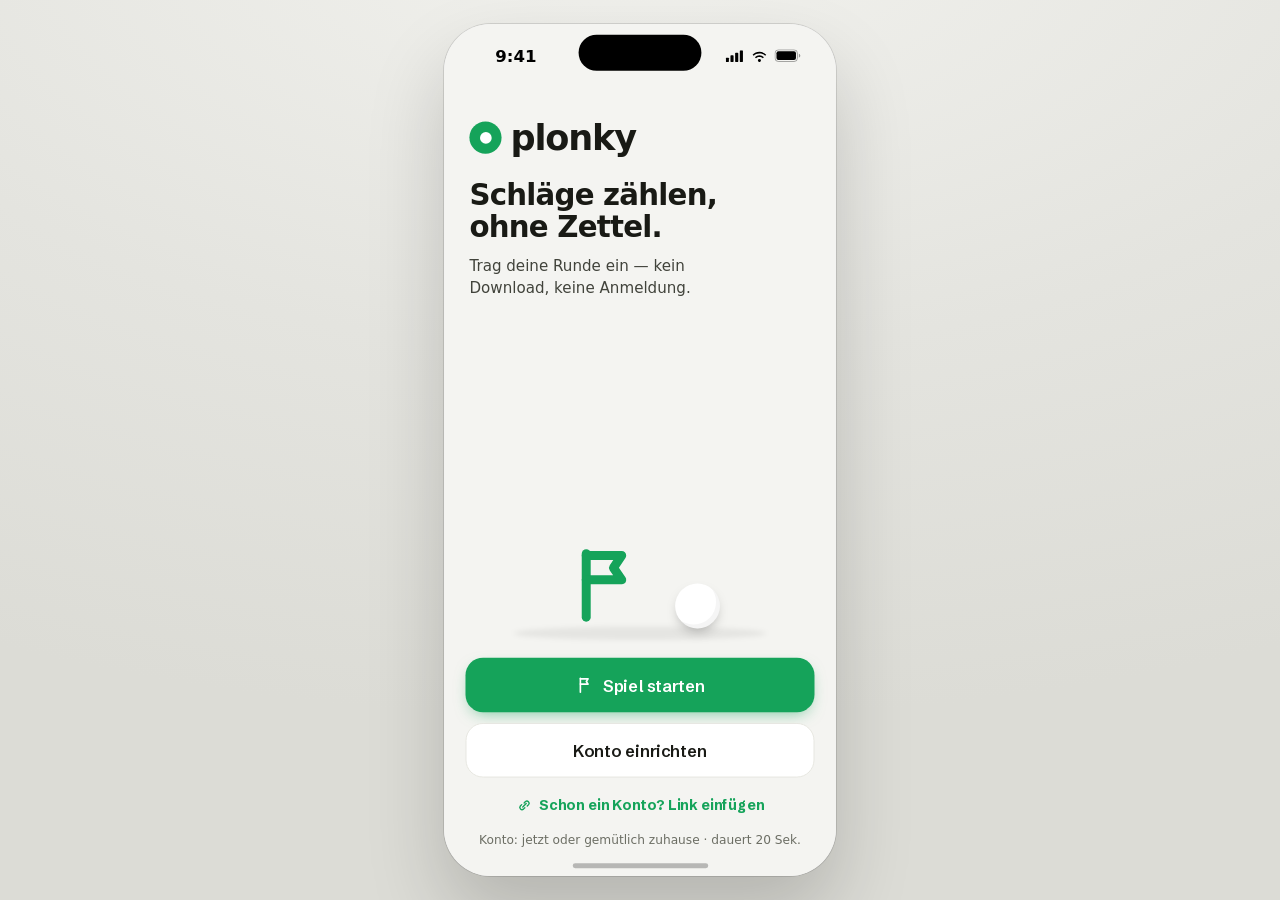
<file: index.html>
<!DOCTYPE html>
<html lang="de">
<head>
<meta charset="utf-8" />
<base href="/" />
<meta name="viewport" content="width=device-width, initial-scale=1, viewport-fit=cover" />
<title>plonky — Mini-Golf</title>
<!-- PWA: "Zum Home-Bildschirm" → eigenes Icon, Vollbild, stabilerer Speicher -->
<meta name="theme-color" content="#15A35A" />
<link rel="manifest" href="/manifest.json" />
<link rel="icon" href="/assets/icon.svg" type="image/svg+xml" />
<link rel="apple-touch-icon" href="/assets/icon-180.png" />
<meta name="apple-mobile-web-app-capable" content="yes" />
<meta name="mobile-web-app-capable" content="yes" />
<meta name="apple-mobile-web-app-status-bar-style" content="default" />
<meta name="apple-mobile-web-app-title" content="plonky" />
<script nonce="__NONCE__">
  // Geheimnisse hinter dem # sofort aus der Adresszeile nehmen — bevor
  // irgendetwas anderes laedt. So landen sie weder im Verlauf noch auf einem
  // Bildschirmfoto. Die App holt sie gleich aus dem Sitzungsspeicher ab.
  (function(){
    try {
      var p = location.pathname, h = (location.hash || '').replace(/^#/, '');
      if (h && (/^\/m\/?$/.test(p) || /^\/fb\/?$/.test(p))) {
        sessionStorage.setItem('plonky.hash', h);
        history.replaceState(null, '', p);
      }
    } catch (e) {}
  })();
</script>
<script nonce="__NONCE__">window.PLONKY_SCAN = false;/* Beta: kein Scan — QR routet direkt hierher. v1 (mit Scan) liegt in "Plonky v1 (mit Scan).html" */</script>
<!-- Schriften und Bibliotheken liegen auf dem eigenen Server: kein Abruf bei
     Dritten, also auch keine IP-Adresse, die dorthin geht. -->
<link href="/assets/fonts/fonts.css" rel="stylesheet" />
<style>
  :root{
    --accent:#15A35A;
    --accent-ink:#ffffff;
    --paper:#F4F4F1;
    --card:#FFFFFF;
    --ink:#191A15;
    --ink-2:#41433B;
    --ink-3:#6C6E64;
    --line:#E7E7E1;
    --line-2:#EFEFEA;
    --bad:#D8533B;
    --r-card:26px;
    --r-btn:18px;
    --font:'Schibsted Grotesk', system-ui, sans-serif;
    --num:'Space Grotesk', 'Schibsted Grotesk', system-ui, sans-serif;
  }
  *{box-sizing:border-box;}
  html,body{margin:0;padding:0;}
  body{
    background:#E9E9E4;
    font-family:var(--font);
    color:var(--ink);
    -webkit-font-smoothing:antialiased;
    text-rendering:optimizeLegibility;
    overflow:hidden;
  }
  #stage{
    position:fixed; inset:0;
    display:flex; align-items:center; justify-content:center;
    background:
      radial-gradient(120% 90% at 50% -10%, #F2F2EE 0%, #E4E4DF 55%, #DCDCD6 100%);
  }
  /* fill mode (real phone / installed PWA): app fills the screen, thin
     bezel tone shows through the rounded corners */
  html[data-fill="1"] #stage{ background:#DCDCD6; }
  #fit{ transform-origin:center center; }
  button{font-family:inherit;}
  ::-webkit-scrollbar{width:0;height:0;}
  .noscroll{ -ms-overflow-style:none; scrollbar-width:none; }
  .noscroll::-webkit-scrollbar{ display:none; }
  @keyframes plonkPop{0%{transform:scale(.6);opacity:0}60%{transform:scale(1.08)}100%{transform:scale(1);opacity:1}}
  @keyframes fadeUp{from{transform:translateY(10px);opacity:0}to{transform:translateY(0);opacity:1}}
  @keyframes fadeIn{from{opacity:0}to{opacity:1}}
  @keyframes scanline{0%{top:6%}100%{top:88%}}
  @keyframes pulseRing{0%{transform:scale(.9);opacity:.55}70%{transform:scale(1.5);opacity:0}100%{opacity:0}}
  @keyframes micWave{0%,100%{transform:scaleY(.4)}50%{transform:scaleY(1)}}
  @keyframes ballRoll{0%{transform:translateX(-6px) rotate(0)}100%{transform:translateX(6px) rotate(120deg)}}
</style>
</head>
<body>
  <div id="stage"><div id="fit"><div id="root"></div></div></div>

  <template id="__bundler_thumbnail">
    <svg viewBox="0 0 100 100" xmlns="http://www.w3.org/2000/svg">
      <rect width="100" height="100" rx="22" fill="#15A35A"/>
      <circle cx="50" cy="58" r="13" fill="#fff"/>
      <rect x="47" y="20" width="3.4" height="30" rx="1.5" fill="#fff"/>
      <path d="M50 21 L66 27 L50 33 Z" fill="#fff"/>
    </svg>
  </template>

  <script nonce="__NONCE__" src="/vendor/react.production.min.js"></script>
  <script nonce="__NONCE__" src="/vendor/react-dom.production.min.js"></script>
  <script nonce="__NONCE__" src="/vendor/babel.min.js"></script>
  <script nonce="__NONCE__" src="/vendor/qrcode.js"></script>
  <script nonce="__NONCE__" src="/vendor/jsQR.js"></script>

  <script nonce="__NONCE__" type="text/babel" src="ios-frame.jsx"></script>
  <script nonce="__NONCE__" type="text/babel" src="tweaks-panel.jsx"></script>
  <script nonce="__NONCE__" type="text/babel" src="src/icons.jsx"></script>
  <script nonce="__NONCE__" type="text/babel" src="src/ui.jsx"></script>
  <script nonce="__NONCE__" type="text/babel" src="src/onboarding.jsx"></script>
  <script nonce="__NONCE__" type="text/babel" src="src/game.jsx"></script>
  <script nonce="__NONCE__" type="text/babel" src="src/account.jsx"></script>
  <script nonce="__NONCE__" type="text/babel" src="src/app.jsx"></script>

  <script nonce="__NONCE__">
    // Real phone / installed PWA → fill the viewport. Desktop → fit the
    // 402x874 phone mockup with letterbox.
    function fitPhone(){
      var fit = document.getElementById('fit');
      if(!fit) return;
      var fill = Math.min(window.innerWidth, window.innerHeight) <= 520
        || (window.matchMedia && window.matchMedia('(display-mode: standalone)').matches);
      document.documentElement.dataset.fill = fill ? '1' : '0';
      if(fill){
        fit.style.transform = 'none';
        fit.style.width = '100%';
        fit.style.height = '100%';
        return;
      }
      fit.style.width = '';
      fit.style.height = '';
      var W = 402, H = 874, pad = 24;
      var s = Math.min((window.innerWidth - pad*2)/W, (window.innerHeight - pad*2)/H);
      s = Math.min(s, 1.18);
      fit.style.transform = 'scale(' + s + ')';
    }
    window.addEventListener('resize', fitPhone);
    window.__fitPhone = fitPhone;
    setTimeout(fitPhone, 50);
  </script>
</body>
</html>
</file>
<file: assets/fonts/fonts.css>
/* Schibsted Grotesk und Space Grotesk, SIL Open Font License 1.1 — selbst ausgeliefert,
   damit beim Laden der App keine Adresse an Google geht. */
/* latin-ext */
@font-face {
  font-family: 'Schibsted Grotesk';
  font-style: normal;
  font-weight: 400;
  font-display: swap;
  src: url(/assets/fonts/SchibstedGrotesk-latin-ext.woff2) format('woff2');
  unicode-range: U+0100-02BA, U+02BD-02C5, U+02C7-02CC, U+02CE-02D7, U+02DD-02FF, U+0304, U+0308, U+0329, U+1D00-1DBF, U+1E00-1E9F, U+1EF2-1EFF, U+2020, U+20A0-20AB, U+20AD-20C4, U+2113, U+2C60-2C7F, U+A720-A7FF;
}
/* latin */
@font-face {
  font-family: 'Schibsted Grotesk';
  font-style: normal;
  font-weight: 400;
  font-display: swap;
  src: url(/assets/fonts/SchibstedGrotesk-latin.woff2) format('woff2');
  unicode-range: U+0000-00FF, U+0131, U+0152-0153, U+02BB-02BC, U+02C6, U+02DA, U+02DC, U+0304, U+0308, U+0329, U+2000-206F, U+20AC, U+2122, U+2191, U+2193, U+2212, U+2215, U+FEFF, U+FFFD;
}
/* latin-ext */
@font-face {
  font-family: 'Schibsted Grotesk';
  font-style: normal;
  font-weight: 500;
  font-display: swap;
  src: url(/assets/fonts/SchibstedGrotesk-latin-ext.woff2) format('woff2');
  unicode-range: U+0100-02BA, U+02BD-02C5, U+02C7-02CC, U+02CE-02D7, U+02DD-02FF, U+0304, U+0308, U+0329, U+1D00-1DBF, U+1E00-1E9F, U+1EF2-1EFF, U+2020, U+20A0-20AB, U+20AD-20C4, U+2113, U+2C60-2C7F, U+A720-A7FF;
}
/* latin */
@font-face {
  font-family: 'Schibsted Grotesk';
  font-style: normal;
  font-weight: 500;
  font-display: swap;
  src: url(/assets/fonts/SchibstedGrotesk-latin.woff2) format('woff2');
  unicode-range: U+0000-00FF, U+0131, U+0152-0153, U+02BB-02BC, U+02C6, U+02DA, U+02DC, U+0304, U+0308, U+0329, U+2000-206F, U+20AC, U+2122, U+2191, U+2193, U+2212, U+2215, U+FEFF, U+FFFD;
}
/* latin-ext */
@font-face {
  font-family: 'Schibsted Grotesk';
  font-style: normal;
  font-weight: 600;
  font-display: swap;
  src: url(/assets/fonts/SchibstedGrotesk-latin-ext.woff2) format('woff2');
  unicode-range: U+0100-02BA, U+02BD-02C5, U+02C7-02CC, U+02CE-02D7, U+02DD-02FF, U+0304, U+0308, U+0329, U+1D00-1DBF, U+1E00-1E9F, U+1EF2-1EFF, U+2020, U+20A0-20AB, U+20AD-20C4, U+2113, U+2C60-2C7F, U+A720-A7FF;
}
/* latin */
@font-face {
  font-family: 'Schibsted Grotesk';
  font-style: normal;
  font-weight: 600;
  font-display: swap;
  src: url(/assets/fonts/SchibstedGrotesk-latin.woff2) format('woff2');
  unicode-range: U+0000-00FF, U+0131, U+0152-0153, U+02BB-02BC, U+02C6, U+02DA, U+02DC, U+0304, U+0308, U+0329, U+2000-206F, U+20AC, U+2122, U+2191, U+2193, U+2212, U+2215, U+FEFF, U+FFFD;
}
/* latin-ext */
@font-face {
  font-family: 'Schibsted Grotesk';
  font-style: normal;
  font-weight: 700;
  font-display: swap;
  src: url(/assets/fonts/SchibstedGrotesk-latin-ext.woff2) format('woff2');
  unicode-range: U+0100-02BA, U+02BD-02C5, U+02C7-02CC, U+02CE-02D7, U+02DD-02FF, U+0304, U+0308, U+0329, U+1D00-1DBF, U+1E00-1E9F, U+1EF2-1EFF, U+2020, U+20A0-20AB, U+20AD-20C4, U+2113, U+2C60-2C7F, U+A720-A7FF;
}
/* latin */
@font-face {
  font-family: 'Schibsted Grotesk';
  font-style: normal;
  font-weight: 700;
  font-display: swap;
  src: url(/assets/fonts/SchibstedGrotesk-latin.woff2) format('woff2');
  unicode-range: U+0000-00FF, U+0131, U+0152-0153, U+02BB-02BC, U+02C6, U+02DA, U+02DC, U+0304, U+0308, U+0329, U+2000-206F, U+20AC, U+2122, U+2191, U+2193, U+2212, U+2215, U+FEFF, U+FFFD;
}
/* latin-ext */
@font-face {
  font-family: 'Schibsted Grotesk';
  font-style: normal;
  font-weight: 800;
  font-display: swap;
  src: url(/assets/fonts/SchibstedGrotesk-latin-ext.woff2) format('woff2');
  unicode-range: U+0100-02BA, U+02BD-02C5, U+02C7-02CC, U+02CE-02D7, U+02DD-02FF, U+0304, U+0308, U+0329, U+1D00-1DBF, U+1E00-1E9F, U+1EF2-1EFF, U+2020, U+20A0-20AB, U+20AD-20C4, U+2113, U+2C60-2C7F, U+A720-A7FF;
}
/* latin */
@font-face {
  font-family: 'Schibsted Grotesk';
  font-style: normal;
  font-weight: 800;
  font-display: swap;
  src: url(/assets/fonts/SchibstedGrotesk-latin.woff2) format('woff2');
  unicode-range: U+0000-00FF, U+0131, U+0152-0153, U+02BB-02BC, U+02C6, U+02DA, U+02DC, U+0304, U+0308, U+0329, U+2000-206F, U+20AC, U+2122, U+2191, U+2193, U+2212, U+2215, U+FEFF, U+FFFD;
}
/* latin-ext */
@font-face {
  font-family: 'Space Grotesk';
  font-style: normal;
  font-weight: 400;
  font-display: swap;
  src: url(/assets/fonts/SpaceGrotesk-latin-ext.woff2) format('woff2');
  unicode-range: U+0100-02BA, U+02BD-02C5, U+02C7-02CC, U+02CE-02D7, U+02DD-02FF, U+0304, U+0308, U+0329, U+1D00-1DBF, U+1E00-1E9F, U+1EF2-1EFF, U+2020, U+20A0-20AB, U+20AD-20C4, U+2113, U+2C60-2C7F, U+A720-A7FF;
}
/* latin */
@font-face {
  font-family: 'Space Grotesk';
  font-style: normal;
  font-weight: 400;
  font-display: swap;
  src: url(/assets/fonts/SpaceGrotesk-latin.woff2) format('woff2');
  unicode-range: U+0000-00FF, U+0131, U+0152-0153, U+02BB-02BC, U+02C6, U+02DA, U+02DC, U+0304, U+0308, U+0329, U+2000-206F, U+20AC, U+2122, U+2191, U+2193, U+2212, U+2215, U+FEFF, U+FFFD;
}
/* latin-ext */
@font-face {
  font-family: 'Space Grotesk';
  font-style: normal;
  font-weight: 500;
  font-display: swap;
  src: url(/assets/fonts/SpaceGrotesk-latin-ext.woff2) format('woff2');
  unicode-range: U+0100-02BA, U+02BD-02C5, U+02C7-02CC, U+02CE-02D7, U+02DD-02FF, U+0304, U+0308, U+0329, U+1D00-1DBF, U+1E00-1E9F, U+1EF2-1EFF, U+2020, U+20A0-20AB, U+20AD-20C4, U+2113, U+2C60-2C7F, U+A720-A7FF;
}
/* latin */
@font-face {
  font-family: 'Space Grotesk';
  font-style: normal;
  font-weight: 500;
  font-display: swap;
  src: url(/assets/fonts/SpaceGrotesk-latin.woff2) format('woff2');
  unicode-range: U+0000-00FF, U+0131, U+0152-0153, U+02BB-02BC, U+02C6, U+02DA, U+02DC, U+0304, U+0308, U+0329, U+2000-206F, U+20AC, U+2122, U+2191, U+2193, U+2212, U+2215, U+FEFF, U+FFFD;
}
/* latin-ext */
@font-face {
  font-family: 'Space Grotesk';
  font-style: normal;
  font-weight: 600;
  font-display: swap;
  src: url(/assets/fonts/SpaceGrotesk-latin-ext.woff2) format('woff2');
  unicode-range: U+0100-02BA, U+02BD-02C5, U+02C7-02CC, U+02CE-02D7, U+02DD-02FF, U+0304, U+0308, U+0329, U+1D00-1DBF, U+1E00-1E9F, U+1EF2-1EFF, U+2020, U+20A0-20AB, U+20AD-20C4, U+2113, U+2C60-2C7F, U+A720-A7FF;
}
/* latin */
@font-face {
  font-family: 'Space Grotesk';
  font-style: normal;
  font-weight: 600;
  font-display: swap;
  src: url(/assets/fonts/SpaceGrotesk-latin.woff2) format('woff2');
  unicode-range: U+0000-00FF, U+0131, U+0152-0153, U+02BB-02BC, U+02C6, U+02DA, U+02DC, U+0304, U+0308, U+0329, U+2000-206F, U+20AC, U+2122, U+2191, U+2193, U+2212, U+2215, U+FEFF, U+FFFD;
}
/* latin-ext */
@font-face {
  font-family: 'Space Grotesk';
  font-style: normal;
  font-weight: 700;
  font-display: swap;
  src: url(/assets/fonts/SpaceGrotesk-latin-ext.woff2) format('woff2');
  unicode-range: U+0100-02BA, U+02BD-02C5, U+02C7-02CC, U+02CE-02D7, U+02DD-02FF, U+0304, U+0308, U+0329, U+1D00-1DBF, U+1E00-1E9F, U+1EF2-1EFF, U+2020, U+20A0-20AB, U+20AD-20C4, U+2113, U+2C60-2C7F, U+A720-A7FF;
}
/* latin */
@font-face {
  font-family: 'Space Grotesk';
  font-style: normal;
  font-weight: 700;
  font-display: swap;
  src: url(/assets/fonts/SpaceGrotesk-latin.woff2) format('woff2');
  unicode-range: U+0000-00FF, U+0131, U+0152-0153, U+02BB-02BC, U+02C6, U+02DA, U+02DC, U+0304, U+0308, U+0329, U+2000-206F, U+20AC, U+2122, U+2191, U+2193, U+2212, U+2215, U+FEFF, U+FFFD;
}
</file>
